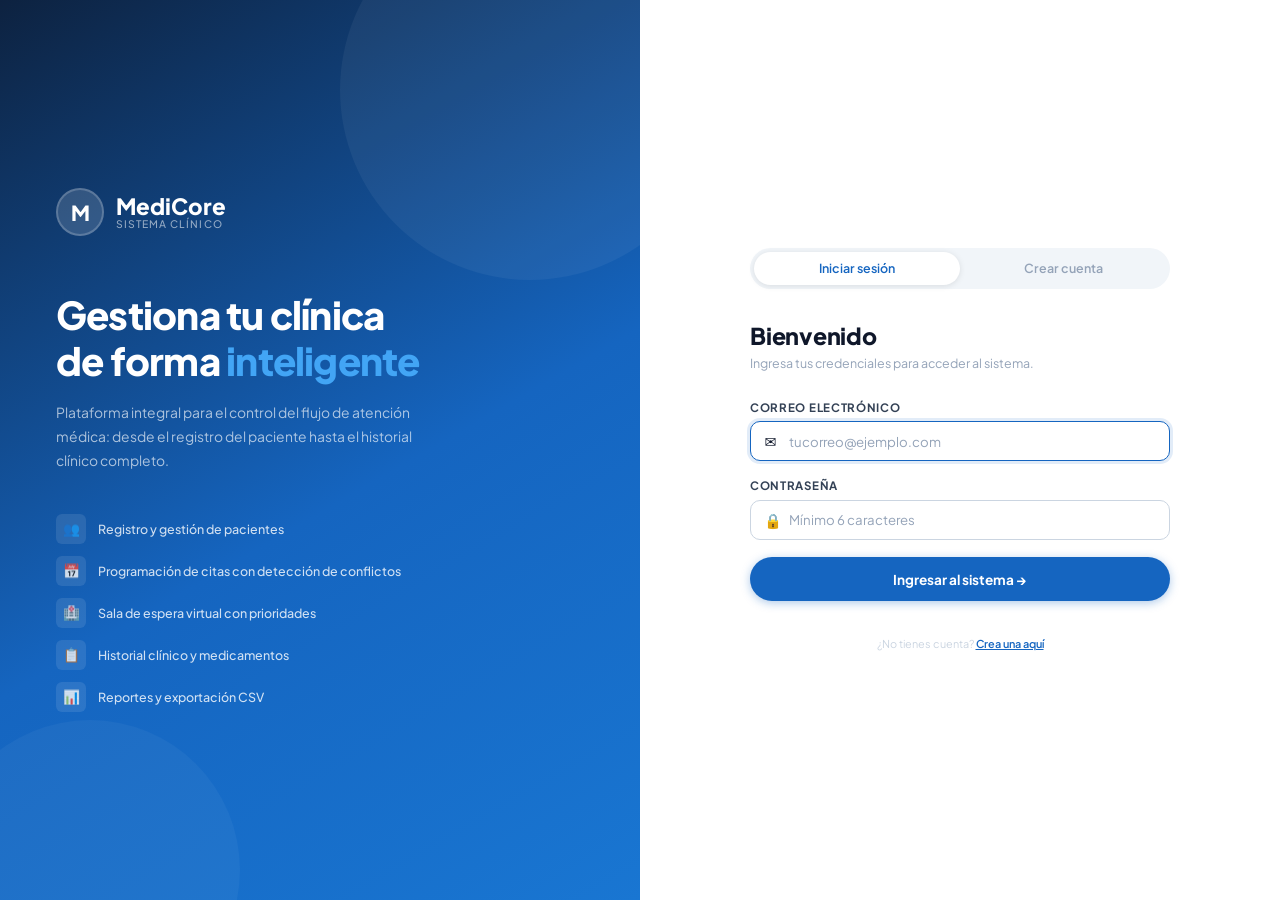
<file: index.html>
<!DOCTYPE html>
<html lang="es">
<head>
  <meta charset="UTF-8"/>
  <meta name="viewport" content="width=device-width, initial-scale=1.0"/>
  <title>MediCore — Inicio</title>
  <link rel="stylesheet" href="shared.css"/>
  <style>
    /* ── HOME-SPECIFIC ── */
    body { background: var(--gray-50); }

    /* Hero Section */
    .home-hero {
      background: linear-gradient(135deg, var(--navy) 0%, #1565C0 60%, #1976D2 100%);
      padding: 3.5rem 2rem 3rem;
      position: relative; overflow: hidden;
    }
    .home-hero-inner {
      max-width: 1280px; margin: 0 auto;
      display: flex; align-items: center; gap: 3rem; flex-wrap: wrap;
    }
    .home-hero::before {
      content:''; position:absolute; top:-80px; right:-80px;
      width:400px; height:400px; border-radius:50%;
      background: rgba(255,255,255,0.04);
    }
    .home-hero::after {
      content:''; position:absolute; bottom:-100px; right:200px;
      width:300px; height:300px; border-radius:50%;
      background: rgba(255,255,255,0.03);
    }
    .hero-content { flex:1; min-width:280px; position:relative;z-index:1; }
    .hero-eyebrow {
      display:inline-flex; align-items:center; gap:0.5rem;
      background:rgba(255,255,255,0.1); border:1px solid rgba(255,255,255,0.15);
      border-radius:var(--radius-full); padding:0.35rem 0.85rem;
      font-size:0.68rem; font-weight:600; color:var(--blue-light);
      letter-spacing:0.1em; text-transform:uppercase; margin-bottom:1.2rem;
    }
    .hero-dot { width:6px;height:6px;border-radius:50%;background:var(--green);animation:pulse-dot 2s ease infinite; }
    .hero-title {
      font-size: clamp(2rem, 4vw, 3.2rem);
      font-weight: 800; color: white; line-height: 1.15;
      margin-bottom: 0.85rem; letter-spacing: -0.02em;
    }
    .hero-title span { color: var(--blue-light); }
    .hero-subtitle { font-size:0.92rem; color:rgba(255,255,255,0.65); margin-bottom:2rem; line-height:1.7; max-width:440px; }
    .hero-actions { display:flex; gap:0.75rem; flex-wrap:wrap; }
    .hero-stats {
      flex-shrink:0; display:flex; flex-direction:column; gap:0.75rem;
      position:relative;z-index:1;
    }
    .hero-stat-card {
      background:rgba(255,255,255,0.1); border:1px solid rgba(255,255,255,0.15);
      border-radius:var(--radius-lg); padding:1rem 1.5rem;
      backdrop-filter:blur(10px); min-width:190px;
    }
    .hs-val { font-size:2rem; font-weight:800; color:white; line-height:1; }
    .hs-label { font-size:0.68rem; color:rgba(255,255,255,0.6); font-weight:500; text-transform:uppercase; letter-spacing:.05em; margin-top:.25rem; }

    /* Quick actions */
    .quick-section {
      max-width:1280px; margin: 0 auto;
      padding: 2.5rem 2rem 0;
    }
    .quick-label { font-size:0.7rem; font-weight:700; color:var(--gray-400); text-transform:uppercase; letter-spacing:.1em; margin-bottom:1rem; }
    .quick-grid { display:grid; grid-template-columns:repeat(auto-fill, minmax(170px,1fr)); gap:0.85rem; }
    .quick-card {
      background:white; border:1.5px solid var(--gray-200); border-radius:var(--radius-lg);
      padding:1.25rem; cursor:pointer; text-decoration:none;
      transition:all var(--tr); display:flex; flex-direction:column; align-items:flex-start; gap:0.75rem;
      box-shadow:var(--shadow-sm);
    }
    .quick-card:hover { border-color:var(--blue); box-shadow:0 4px 20px rgba(21,101,192,.12); transform:translateY(-2px); }
    .qc-icon {
      width:42px;height:42px; border-radius:var(--radius); display:flex;align-items:center;justify-content:center;
      font-size:1.3rem; background:var(--blue-pale);
    }
    .qc-text { font-size:0.82rem; font-weight:600; color:var(--gray-900); line-height:1.3; }
    .qc-sub  { font-size:0.65rem; color:var(--gray-400); }

    /* Modules section */
    .modules-section {
      max-width:1280px; margin:0 auto; padding:2.5rem 2rem 3rem;
    }
    .section-header {
      display:flex;align-items:flex-end;justify-content:space-between;
      gap:1rem;flex-wrap:wrap; margin-bottom:1.5rem;
    }
    .section-title { font-size:1.5rem;font-weight:800;color:var(--gray-900); }

    .modules-grid { display:grid; grid-template-columns:repeat(auto-fill,minmax(340px,1fr)); gap:1.25rem; }

    .module-card {
      background:white; border:1.5px solid var(--gray-200); border-radius:var(--radius-xl);
      padding:1.75rem; display:flex;flex-direction:column;gap:1.2rem;
      box-shadow:var(--shadow-sm); transition:all var(--tr); cursor:default;
      position:relative; overflow:hidden;
    }
    .module-card::before {
      content:''; position:absolute; top:0;left:0; right:0; height:3px;
      background:linear-gradient(90deg, var(--blue), var(--blue-light));
      transform:scaleX(0); transform-origin:left; transition:transform .35s ease;
    }
    .module-card:hover { border-color:var(--blue-pale2); box-shadow:var(--shadow); transform:translateY(-3px); }
    .module-card:hover::before { transform:scaleX(1); }

    .mc-header { display:flex;align-items:flex-start;justify-content:space-between;gap:0.5rem; }
    .mc-num {
      font-size:0.62rem;font-weight:700;letter-spacing:.15em;text-transform:uppercase;
      color:white; background:var(--blue); padding:.2rem .6rem; border-radius:var(--radius-full);
    }
    .mc-icon {
      width:48px;height:48px;border-radius:var(--radius-lg);display:flex;align-items:center;justify-content:center;
      font-size:1.5rem; background:var(--blue-pale); flex-shrink:0;
    }
    .mc-title { font-size:1.15rem;font-weight:700;color:var(--gray-900); }
    .mc-desc { font-size:0.8rem;color:var(--gray-500);line-height:1.7; flex:1; }

    .mc-tags { display:flex;flex-wrap:wrap;gap:.4rem; }
    .mc-tag {
      font-size:0.65rem;font-weight:600;color:var(--blue);
      background:var(--blue-pale);border-radius:var(--radius-full);padding:.18rem .6rem;
    }
    .mc-footer { display:flex;align-items:center;justify-content:space-between;gap:.5rem;padding-top:.75rem;border-top:1px solid var(--gray-100); }
    .mc-status { font-size:0.65rem;color:var(--gray-400);display:flex;align-items:center;gap:.35rem; }
    .mc-status-dot { width:6px;height:6px;border-radius:50%;background:var(--green); }

    /* ── Especialidades ── */
    .especialidades-section {
      max-width: 1280px; margin: 0 auto; padding: 0 2rem 3rem;
    }
    .esp-header {
      display: flex; align-items: flex-end; justify-content: space-between;
      gap: 1rem; flex-wrap: wrap; margin-bottom: 1.75rem;
    }
    .esp-grid {
      display: grid;
      grid-template-columns: repeat(4, 1fr);
      gap: 1.25rem;
    }
    .esp-card {
      background: white;
      border: 1.5px solid var(--gray-200);
      border-radius: var(--radius-xl);
      overflow: hidden;
      box-shadow: var(--shadow-sm);
      transition: all var(--tr);
      display: flex; flex-direction: column;
    }
    .esp-card:hover {
      box-shadow: var(--shadow);
      transform: translateY(-4px);
      border-color: var(--blue-pale2);
    }
    .esp-img-wrap {
      position: relative; overflow: hidden;
      height: 160px; flex-shrink: 0;
    }
    .esp-img {
      width: 100%; height: 100%;
      object-fit: cover;
      transition: transform 0.45s ease;
      display: block;
    }
    .esp-card:hover .esp-img { transform: scale(1.06); }
    .esp-img-overlay {
      position: absolute; inset: 0;
      background: linear-gradient(to bottom, transparent 50%, rgba(13,34,64,0.3) 100%);
    }
    .esp-body {
      padding: 1rem 1.1rem 1.25rem;
      display: flex; flex-direction: column; gap: .4rem; flex: 1;
    }
    .esp-icon {
      font-size: 1.4rem; line-height: 1;
    }
    .esp-title {
      font-size: .95rem; font-weight: 700;
      color: var(--gray-900); line-height: 1.2;
    }
    .esp-desc {
      font-size: .74rem; color: var(--gray-500);
      line-height: 1.65; flex: 1;
    }
    @media(max-width: 1100px){
      .esp-grid { grid-template-columns: repeat(3, 1fr); }
    }
    @media(max-width: 768px){
      .especialidades-section { padding: 0 1rem 2.5rem; }
      .esp-grid { grid-template-columns: repeat(2, 1fr); gap: .85rem; }
      .esp-img-wrap { height: 130px; }
    }
    @media(max-width: 480px){
      .esp-grid { grid-template-columns: 1fr; }
    }

    /* Banner */
    .banner-section { max-width:1280px;margin:0 auto;padding:0 2rem 3rem; }
    .banner {
      background:linear-gradient(135deg,#E3F2FD 0%,#BBDEFB 100%);
      border:1.5px solid var(--blue-pale2); border-radius:var(--radius-xl);
      padding:2rem 2.5rem; display:flex;align-items:center;justify-content:space-between;gap:2rem;flex-wrap:wrap;
    }
    .banner-left h3 { font-size:1.25rem;font-weight:800;color:var(--navy);margin-bottom:.4rem; }
    .banner-left p  { font-size:.82rem;color:var(--blue);max-width:420px; }
    .banner-img { font-size:3.5rem; opacity:.7; }
  </style>
</head>
<body>

<!-- HEADER -->
<header class="app-header">
  <div class="app-header-inner">
    <a href="index.html" class="logo-link">
      <div class="logo-mark">M</div>
      <div class="logo-text-wrap">
        <span class="logo-name">MediCore</span>
        <span class="logo-sub">Sistema Clínico</span>
      </div>
    </a>
    <nav class="app-nav">
      <a href="index.html"       class="nav-item active"><span class="nav-num">00</span><span class="nav-label">Inicio</span></a>
      <a href="pacientes.html"   class="nav-item"><span class="nav-num">01</span><span class="nav-label">Pacientes</span></a>
      <a href="citas.html"       class="nav-item"><span class="nav-num">02</span><span class="nav-label">Citas</span></a>
      <a href="sala-espera.html" class="nav-item"><span class="nav-num">03</span><span class="nav-label">Sala de Espera</span></a>
      <a href="historial.html"   class="nav-item"><span class="nav-num">04</span><span class="nav-label">Historial</span></a>
      <a href="reportes.html"    class="nav-item"><span class="nav-num">05</span><span class="nav-label">Reportes</span></a>
    </nav>
    <div class="nav-right">
      <span class="nav-clock" id="nav-clock">00:00:00</span>
      <div class="nav-status"><div class="status-dot"></div>Sistema activo</div>
    </div>
  </div>
</header>

<!-- HERO -->
<section class="home-hero">
  <div class="home-hero-inner">
    <div class="hero-content">
      <div class="hero-eyebrow"><span class="hero-dot"></span>Sistema de Gestión Clínica</div>
      <h1 class="hero-title">Te cuidamos,<br><span>te curamos.</span></h1>
      <p class="hero-subtitle">Plataforma integral para la gestión de pacientes, citas médicas y atención clínica. Hola, ¿qué necesitas hacer hoy?</p>
      <div class="hero-actions">
        <a href="pacientes.html" class="btn btn-white btn-lg">➕ Nuevo Paciente</a>
        <a href="citas.html" class="btn btn-lg" style="background:rgba(255,255,255,.15);color:white;border-color:rgba(255,255,255,.3);">📅 Agendar Cita</a>
      </div>
    </div>
    <div class="hero-stats">
      <div class="hero-stat-card">
        <div class="hs-val" id="hs-pac">0</div>
        <div class="hs-label">Pacientes Registrados</div>
      </div>
      <div class="hero-stat-card">
        <div class="hs-val" id="hs-citas">0</div>
        <div class="hs-label">Citas Programadas Hoy</div>
      </div>
      <div class="hero-stat-card">
        <div class="hs-val" id="hs-espera">0</div>
        <div class="hs-label">Pacientes en Espera</div>
      </div>
    </div>
  </div>
</section>

<!-- QUICK ACTIONS -->
<div class="quick-section">
  <div class="quick-label">Acceso Rápido</div>
  <div class="quick-grid">
    <a href="pacientes.html" class="quick-card">
      <div class="qc-icon">👤</div>
      <div><div class="qc-text">Registrar paciente</div><div class="qc-sub">Alta nuevo paciente</div></div>
    </a>
    <a href="citas.html" class="quick-card">
      <div class="qc-icon">📅</div>
      <div><div class="qc-text">Agendar una cita</div><div class="qc-sub">Nueva cita médica</div></div>
    </a>
    <a href="sala-espera.html" class="quick-card">
      <div class="qc-icon">🏥</div>
      <div><div class="qc-text">Sala de espera</div><div class="qc-sub">Ver pacientes en turno</div></div>
    </a>
    <a href="historial.html" class="quick-card">
      <div class="qc-icon">📋</div>
      <div><div class="qc-text">Ver historial</div><div class="qc-sub">Expediente clínico</div></div>
    </a>
    <a href="reportes.html" class="quick-card">
      <div class="qc-icon">📊</div>
      <div><div class="qc-text">Reportes</div><div class="qc-sub">Estadísticas y datos</div></div>
    </a>
  </div>
</div>

<!-- MODULES -->
<div class="modules-section">
  <div class="section-header">
    <div>
      <div class="section-label">Sistema Modular</div>
      <div class="section-title">Módulos del Sistema</div>
    </div>
  </div>
  <div class="modules-grid">

    <div class="module-card">
      <div class="mc-header">
        <span class="mc-num">Módulo 01</span>
        <div class="mc-icon">👥</div>
      </div>
      <div class="mc-title">Registro de Pacientes</div>
      <div class="mc-desc">Alta y gestión completa del perfil de cada paciente. Datos personales, documento de identidad, alergias y contacto de emergencia.</div>
      <div class="mc-tags">
        <span class="mc-tag">Nuevo paciente</span>
        <span class="mc-tag">Buscar</span>
        <span class="mc-tag">Editar</span>
        <span class="mc-tag">Alergias</span>
      </div>
      <div class="mc-footer">
        <div class="mc-status"><div class="mc-status-dot"></div>Activo</div>
        <a href="pacientes.html" class="btn btn-primary btn-sm">Ir al módulo →</a>
      </div>
    </div>

    <div class="module-card">
      <div class="mc-header">
        <span class="mc-num">Módulo 02</span>
        <div class="mc-icon">📅</div>
      </div>
      <div class="mc-title">Programación de Citas</div>
      <div class="mc-desc">Calendario de citas médicas por especialidad y médico. Control de horarios, prioridades de atención y detección de conflictos.</div>
      <div class="mc-tags">
        <span class="mc-tag">Nueva cita</span>
        <span class="mc-tag">Especialidades</span>
        <span class="mc-tag">Prioridad</span>
        <span class="mc-tag">Estados</span>
      </div>
      <div class="mc-footer">
        <div class="mc-status"><div class="mc-status-dot"></div>Activo</div>
        <a href="citas.html" class="btn btn-primary btn-sm">Ir al módulo →</a>
      </div>
    </div>

    <div class="module-card">
      <div class="mc-header">
        <span class="mc-num">Módulo 03</span>
        <div class="mc-icon">🏥</div>
      </div>
      <div class="mc-title">Sala de Espera Virtual</div>
      <div class="mc-desc">Monitoreo en tiempo real del flujo de pacientes. Orden por prioridad, hora de llegada y gestión de estados de atención.</div>
      <div class="mc-tags">
        <span class="mc-tag">En espera</span>
        <span class="mc-tag">En atención</span>
        <span class="mc-tag">Turnos</span>
        <span class="mc-tag">Prioridad</span>
      </div>
      <div class="mc-footer">
        <div class="mc-status"><div class="mc-status-dot"></div>Activo</div>
        <a href="sala-espera.html" class="btn btn-primary btn-sm">Ir al módulo →</a>
      </div>
    </div>

    <div class="module-card">
      <div class="mc-header">
        <span class="mc-num">Módulo 04</span>
        <div class="mc-icon">📋</div>
      </div>
      <div class="mc-title">Historial de Consultas</div>
      <div class="mc-desc">Expediente clínico completo: síntomas, diagnósticos, tratamientos y medicamentos recetados por cada consulta atendida.</div>
      <div class="mc-tags">
        <span class="mc-tag">Diagnóstico</span>
        <span class="mc-tag">Tratamiento</span>
        <span class="mc-tag">Recetas</span>
        <span class="mc-tag">Seguimiento</span>
      </div>
      <div class="mc-footer">
        <div class="mc-status"><div class="mc-status-dot"></div>Activo</div>
        <a href="historial.html" class="btn btn-primary btn-sm">Ir al módulo →</a>
      </div>
    </div>

    <div class="module-card">
      <div class="mc-header">
        <span class="mc-num">Módulo 05</span>
        <div class="mc-icon">📊</div>
      </div>
      <div class="mc-title">Reportes</div>
      <div class="mc-desc">Estadísticas de atención, productividad médica y tendencias clínicas. Visualización de datos por período, especialidad y estado.</div>
      <div class="mc-tags">
        <span class="mc-tag">Estadísticas</span>
        <span class="mc-tag">Gráficos</span>
        <span class="mc-tag">Exportar</span>
        <span class="mc-tag">Tendencias</span>
      </div>
      <div class="mc-footer">
        <div class="mc-status"><div class="mc-status-dot"></div>Activo</div>
        <a href="reportes.html" class="btn btn-primary btn-sm">Ir al módulo →</a>
      </div>
    </div>

  </div>
</div>

<!-- ESPECIALIDADES -->
<div class="especialidades-section">
  <div class="esp-header">
    <div>
      <div class="section-label">Lo que ofrecemos</div>
      <div class="section-title">Nuestras Especialidades</div>
    </div>
  </div>

  <div class="esp-grid">

    <div class="esp-card">
      <div class="esp-img-wrap">
        <img src="img/medicina-general.jpeg" alt="Medicina General" class="esp-img"/>
        <div class="esp-img-overlay"></div>
      </div>
      <div class="esp-body">
        <div class="esp-icon">🩺</div>
        <h3 class="esp-title">Medicina General</h3>
        <p class="esp-desc">Atención primaria integral para adultos y niños. Diagnóstico, tratamiento y seguimiento de enfermedades comunes y crónicas.</p>
      </div>
    </div>

    <div class="esp-card">
      <div class="esp-img-wrap">
        <img src="img/pediatria.jpeg" alt="Pediatría" class="esp-img"/>
        <div class="esp-img-overlay"></div>
      </div>
      <div class="esp-body">
        <div class="esp-icon">👶</div>
        <h3 class="esp-title">Pediatría</h3>
        <p class="esp-desc">Cuidado especializado de la salud infantil desde el nacimiento hasta la adolescencia. Control de crecimiento y desarrollo.</p>
      </div>
    </div>

    <div class="esp-card">
      <div class="esp-img-wrap">
        <img src="img/cardiologia.jpeg" alt="Cardiología" class="esp-img"/>
        <div class="esp-img-overlay"></div>
      </div>
      <div class="esp-body">
        <div class="esp-icon">❤️</div>
        <h3 class="esp-title">Cardiología</h3>
        <p class="esp-desc">Prevención, diagnóstico y tratamiento de enfermedades del corazón y del sistema cardiovascular con tecnología avanzada.</p>
      </div>
    </div>

    <div class="esp-card">
      <div class="esp-img-wrap">
        <img src="img/dermatologia.jpeg" alt="Dermatología" class="esp-img"/>
        <div class="esp-img-overlay"></div>
      </div>
      <div class="esp-body">
        <div class="esp-icon">🔬</div>
        <h3 class="esp-title">Dermatología</h3>
        <p class="esp-desc">Diagnóstico y tratamiento de enfermedades de la piel, cabello y uñas. Dermatología clínica y estética.</p>
      </div>
    </div>

    <div class="esp-card">
      <div class="esp-img-wrap">
        <img src="img/traumatologia.jpeg" alt="Traumatología" class="esp-img"/>
        <div class="esp-img-overlay"></div>
      </div>
      <div class="esp-body">
        <div class="esp-icon">🦴</div>
        <h3 class="esp-title">Traumatología</h3>
        <p class="esp-desc">Prevención y tratamiento de lesiones óseas, articulares y trastornos del sistema musculoesquelético.</p>
      </div>
    </div>

    <div class="esp-card">
      <div class="esp-img-wrap">
        <img src="img/ginecologia.jpeg" alt="Ginecología" class="esp-img"/>
        <div class="esp-img-overlay"></div>
      </div>
      <div class="esp-body">
        <div class="esp-icon">🌸</div>
        <h3 class="esp-title">Ginecología</h3>
        <p class="esp-desc">Atención integral de la salud femenina. Control prenatal, ginecología clínica y seguimiento reproductivo.</p>
      </div>
    </div>

    <div class="esp-card">
      <div class="esp-img-wrap">
        <img src="img/odontologia.jpeg" alt="Odontología" class="esp-img"/>
        <div class="esp-img-overlay"></div>
      </div>
      <div class="esp-body">
        <div class="esp-icon">🦷</div>
        <h3 class="esp-title">Odontología</h3>
        <p class="esp-desc">Salud bucal completa: limpieza, ortodoncia, restauraciones y tratamientos estéticos dentales para toda la familia.</p>
      </div>
    </div>

  </div>
</div>

<!-- BANNER -->
<div class="banner-section">
  <div class="banner">
    <div class="banner-left">
      <h3>🏥 Atención organizada, pacientes satisfechos</h3>
      <p>Gestiona el flujo completo de tu clínica: desde el registro del paciente hasta el historial de consultas, todo integrado en un solo sistema.</p>
    </div>
    <div style="display:flex;gap:.65rem;flex-wrap:wrap;align-items:center;">
      <a href="pacientes.html" class="btn btn-primary">Registrar Paciente</a>
      <a href="citas.html"     class="btn btn-outline">Ver Citas</a>
    </div>
  </div>
</div>

<div id="toast-container"></div>
<script src="shared.js"></script>
<script src="auth.js"></script>
<script>
document.addEventListener('DOMContentLoaded', async () => {
  // ── Auth guard y control de roles ──────────────────────
  const perfil = await requireAuth();
  if (!perfil) return;
  applyRoleAccess(perfil.rol);
  renderUserHeader(perfil);
  // ── Cargar datos desde Supabase ─────────────────────────
  try {
    const [pacs, citas] = await Promise.all([getPacientesCache(), getCitasCache()]);
    const today    = new Date().toISOString().split('T')[0];
    const citasHoy = citas.filter(c => c.fecha === today && !['Cancelada','No asistió'].includes(c.estado));
    const espera   = citas.filter(c => c.estado === 'En espera');
    animateCount(document.getElementById('hs-pac'),    pacs.length);
    animateCount(document.getElementById('hs-citas'),  citasHoy.length);
    animateCount(document.getElementById('hs-espera'), espera.length);
  } catch(e) {
    console.error('Error cargando estadísticas:', e);
  }
});
</script>
</body>
</html>
</file>
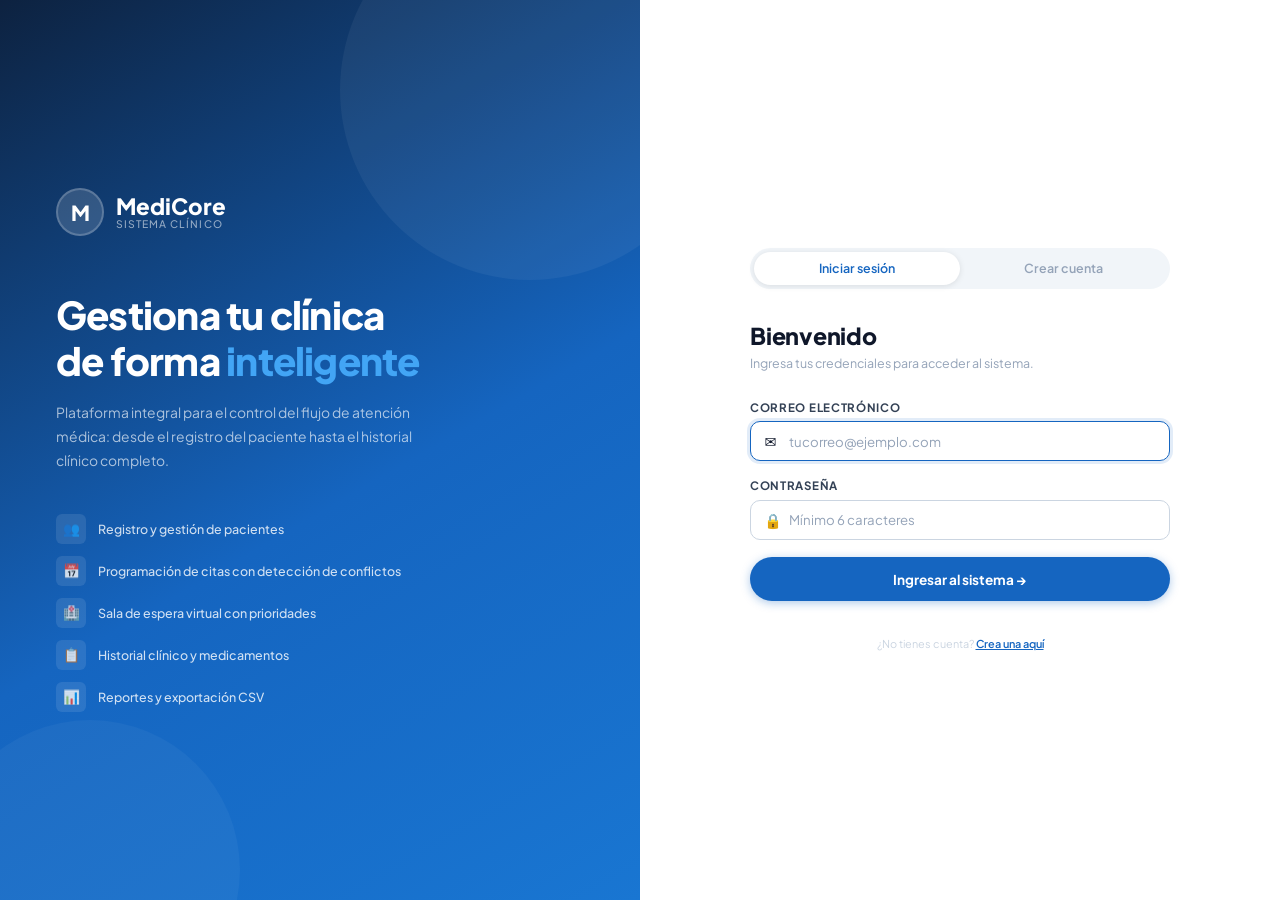
<file: login.html>
<!DOCTYPE html>
<html lang="es">
<head>
  <meta charset="UTF-8"/>
  <meta name="viewport" content="width=device-width, initial-scale=1.0"/>
  <title>MediCore — Acceso al Sistema</title>
  <link rel="stylesheet" href="shared.css"/>
  <style>
    /* ─────────────────────────────────────────
       LOGIN PAGE — estilos propios
       Depende de shared.css (variables y base)
    ───────────────────────────────────────── */
    body {
      background: var(--gray-50);
      min-height: 100vh;
      display: flex;
      flex-direction: column;
    }

    /* ── Layout dividido: izq. branding / der. form ── */
    .auth-wrapper {
      flex: 1;
      display: grid;
      grid-template-columns: 1fr 1fr;
      min-height: 100vh;
    }

    /* Panel izquierdo — branding */
    .auth-brand {
      background: linear-gradient(150deg, var(--navy) 0%, #1565C0 55%, #1976D2 100%);
      display: flex;
      flex-direction: column;
      justify-content: center;
      align-items: flex-start;
      padding: 4rem 3.5rem;
      position: relative;
      overflow: hidden;
    }
    .auth-brand::before {
      content: '';
      position: absolute; top: -100px; right: -80px;
      width: 380px; height: 380px; border-radius: 50%;
      background: rgba(255,255,255,0.05);
    }
    .auth-brand::after {
      content: '';
      position: absolute; bottom: -120px; left: -60px;
      width: 300px; height: 300px; border-radius: 50%;
      background: rgba(255,255,255,0.04);
    }
    .brand-logo {
      display: flex; align-items: center; gap: 0.75rem;
      margin-bottom: 3.5rem; position: relative; z-index: 1;
    }
    .brand-mark {
      width: 48px; height: 48px; border-radius: 50%;
      background: rgba(255,255,255,0.15); border: 2px solid rgba(255,255,255,0.2);
      display: flex; align-items: center; justify-content: center;
      color: white; font-size: 1.3rem; font-weight: 800;
    }
    .brand-name  { font-size: 1.4rem; font-weight: 800; color: white; line-height: 1; }
    .brand-sub   { font-size: 0.65rem; font-weight: 500; color: rgba(255,255,255,0.55); text-transform: uppercase; letter-spacing: .1em; }

    .brand-headline {
      font-size: clamp(1.8rem, 3vw, 2.6rem);
      font-weight: 800; color: white; line-height: 1.2;
      margin-bottom: 1rem; letter-spacing: -0.02em;
      position: relative; z-index: 1;
    }
    .brand-headline span { color: var(--blue-light); }
    .brand-body {
      font-size: 0.87rem; color: rgba(255,255,255,0.65);
      line-height: 1.75; margin-bottom: 2.5rem;
      max-width: 360px; position: relative; z-index: 1;
    }

    .brand-features {
      display: flex; flex-direction: column; gap: 0.75rem;
      position: relative; z-index: 1;
    }
    .brand-feat {
      display: flex; align-items: center; gap: 0.75rem;
      font-size: 0.78rem; color: rgba(255,255,255,0.8); font-weight: 500;
    }
    .brand-feat-icon {
      width: 30px; height: 30px; border-radius: var(--radius-sm);
      background: rgba(255,255,255,0.1); display: flex; align-items: center;
      justify-content: center; font-size: 0.85rem; flex-shrink: 0;
    }

    /* Panel derecho — formularios */
    .auth-panel {
      display: flex; flex-direction: column;
      justify-content: center; align-items: center;
      padding: 3rem 2.5rem;
      background: white; overflow-y: auto;
    }
    .auth-box { width: 100%; max-width: 420px; }

    /* Tabs login / registro */
    .auth-tabs {
      display: flex; gap: 0; margin-bottom: 2rem;
      background: var(--gray-100); border-radius: var(--radius-full);
      padding: 4px;
    }
    .auth-tab {
      flex: 1; padding: 0.55rem 1rem;
      border-radius: var(--radius-full);
      font-size: 0.78rem; font-weight: 600;
      color: var(--gray-400); cursor: pointer;
      transition: all var(--tr); text-align: center; border: none;
      background: transparent; font-family: var(--font);
    }
    .auth-tab.active {
      background: white; color: var(--blue);
      box-shadow: 0 1px 6px rgba(0,0,0,0.1);
    }

    /* Formulario base */
    .auth-form { display: flex; flex-direction: column; gap: 1.1rem; }
    .auth-form-title {
      font-size: 1.45rem; font-weight: 800; color: var(--gray-900);
      margin-bottom: 0.25rem; letter-spacing: -0.01em;
    }
    .auth-form-sub {
      font-size: 0.78rem; color: var(--gray-400);
      margin-bottom: 0.5rem; line-height: 1.6;
    }

    /* Campos */
    .input-group { display: flex; flex-direction: column; gap: 0.4rem; }
    .input-group label {
      font-size: 0.72rem; font-weight: 700; color: var(--gray-700);
      text-transform: uppercase; letter-spacing: 0.06em;
    }
    .input-wrap { position: relative; }
    .input-icon {
      position: absolute; left: 0.9rem; top: 50%;
      transform: translateY(-50%); font-size: 0.9rem; pointer-events: none;
    }
    .input-wrap .form-control { padding-left: 2.4rem; }
    .input-wrap .form-control:focus { outline: none; }

    /* Botón de envío */
    .auth-submit {
      background: var(--blue); color: white;
      border: none; border-radius: var(--radius-full);
      padding: 0.85rem; font-family: var(--font);
      font-size: 0.85rem; font-weight: 700;
      cursor: pointer; transition: all var(--tr);
      box-shadow: 0 2px 10px rgba(21,101,192,0.35);
      display: flex; align-items: center; justify-content: center; gap: 0.5rem;
    }
    .auth-submit:hover:not(:disabled) {
      background: var(--navy);
      box-shadow: 0 4px 16px rgba(21,101,192,0.45);
      transform: translateY(-1px);
    }
    .auth-submit:disabled { opacity: 0.6; cursor: not-allowed; transform: none; }

    /* Spinner dentro del botón */
    .btn-spinner {
      width: 16px; height: 16px; border-radius: 50%;
      border: 2px solid rgba(255,255,255,0.35);
      border-top-color: white;
      animation: spin 0.65s linear infinite;
      display: none;
    }
    .auth-submit.loading .btn-spinner { display: block; }
    .auth-submit.loading .btn-label   { display: none; }
    @keyframes spin { to { transform: rotate(360deg); } }

    /* Alerta de errores */
    .auth-alert {
      padding: 0.8rem 1rem; border-radius: var(--radius);
      font-size: 0.77rem; font-weight: 500; line-height: 1.55;
      display: none; align-items: flex-start; gap: 0.5rem;
    }
    .auth-alert.show { display: flex; }
    .auth-alert.error   { background: var(--red-pale);   border-left: 3px solid var(--red);   color: #991B1B; }
    .auth-alert.success { background: var(--green-pale); border-left: 3px solid var(--green); color: #065F46; }
    .auth-alert.info    { background: var(--blue-pale);  border-left: 3px solid var(--blue);  color: var(--navy); }

    /* Separador */
    .auth-divider {
      display: flex; align-items: center; gap: 0.75rem;
      font-size: 0.7rem; color: var(--gray-300); font-weight: 500;
    }
    .auth-divider::before,
    .auth-divider::after { content: ''; flex: 1; height: 1px; background: var(--gray-200); }

    /* Chips de roles */
    .role-grid {
      display: grid; grid-template-columns: 1fr 1fr; gap: 0.5rem;
    }
    .role-chip {
      display: flex; flex-direction: column; align-items: center;
      padding: 0.7rem 0.5rem; border-radius: var(--radius);
      border: 1.5px solid var(--gray-200); cursor: pointer;
      transition: all var(--tr); gap: 0.25rem;
      font-size: 0.72rem; font-weight: 600; color: var(--gray-500);
      font-family: var(--font);
    }
    .role-chip:hover { border-color: var(--blue-pale2); background: var(--blue-pale); color: var(--blue); }
    .role-chip.selected { border-color: var(--blue); background: var(--blue-pale); color: var(--blue); }
    .role-chip-icon { font-size: 1.2rem; }
    .role-chip input { display: none; }

    /* Pie */
    .auth-footer-note {
      font-size: 0.68rem; color: var(--gray-300); text-align: center;
      margin-top: 1rem; line-height: 1.6;
    }

    /* Responsive */
    @media (max-width: 900px) {
      .auth-wrapper { grid-template-columns: 1fr; }
      .auth-brand   { display: none; }
      .auth-panel   { padding: 2rem 1.25rem; }
    }
  </style>
</head>
<body>

<div class="auth-wrapper">

  <!-- ── Panel izquierdo: branding ─────────────────────────── -->
  <div class="auth-brand">
    <div class="brand-logo">
      <div class="brand-mark">M</div>
      <div>
        <div class="brand-name">MediCore</div>
        <div class="brand-sub">Sistema Clínico</div>
      </div>
    </div>

    <h1 class="brand-headline">Gestiona tu clínica<br>de forma <span>inteligente</span></h1>
    <p class="brand-body">
      Plataforma integral para el control del flujo de atención médica:
      desde el registro del paciente hasta el historial clínico completo.
    </p>

    <div class="brand-features">
      <div class="brand-feat"><div class="brand-feat-icon">👥</div>Registro y gestión de pacientes</div>
      <div class="brand-feat"><div class="brand-feat-icon">📅</div>Programación de citas con detección de conflictos</div>
      <div class="brand-feat"><div class="brand-feat-icon">🏥</div>Sala de espera virtual con prioridades</div>
      <div class="brand-feat"><div class="brand-feat-icon">📋</div>Historial clínico y medicamentos</div>
      <div class="brand-feat"><div class="brand-feat-icon">📊</div>Reportes y exportación CSV</div>
    </div>
  </div>

  <!-- ── Panel derecho: formularios ────────────────────────── -->
  <div class="auth-panel">
    <div class="auth-box">

      <!-- Tabs -->
      <div class="auth-tabs" role="tablist">
        <button class="auth-tab active" id="tab-login"    onclick="switchTab('login')"   role="tab" aria-selected="true">Iniciar sesión</button>
        <button class="auth-tab"        id="tab-registro" onclick="switchTab('registro')" role="tab" aria-selected="false">Crear cuenta</button>
      </div>

      <!-- ════════ FORMULARIO LOGIN ════════ -->
      <div id="panel-login">
        <div class="auth-form">
          <div>
            <div class="auth-form-title">Bienvenido</div>
            <div class="auth-form-sub">Ingresa tus credenciales para acceder al sistema.</div>
          </div>

          <div id="alert-login" class="auth-alert"></div>

          <div class="input-group">
            <label for="login-email">Correo electrónico</label>
            <div class="input-wrap">
              <span class="input-icon">✉️</span>
              <input type="email" id="login-email" class="form-control"
                     placeholder="tucorreo@ejemplo.com" autocomplete="email"/>
            </div>
            <div class="form-error" id="login-email-err"></div>
          </div>

          <div class="input-group">
            <label for="login-password">Contraseña</label>
            <div class="input-wrap">
              <span class="input-icon">🔒</span>
              <input type="password" id="login-password" class="form-control"
                     placeholder="Mínimo 6 caracteres" autocomplete="current-password"/>
            </div>
            <div class="form-error" id="login-password-err"></div>
          </div>

          <button class="auth-submit" id="btn-login" onclick="handleLogin()">
            <div class="btn-spinner"></div>
            <span class="btn-label">Ingresar al sistema →</span>
          </button>

          <div class="auth-footer-note">
            ¿No tienes cuenta?
            <a href="#" onclick="switchTab('registro')" style="color:var(--blue);font-weight:600;">Crea una aquí</a>
          </div>
        </div>
      </div>

      <!-- ════════ FORMULARIO REGISTRO ════════ -->
      <div id="panel-registro" style="display:none">
        <div class="auth-form">
          <div>
            <div class="auth-form-title">Crear cuenta</div>
            <div class="auth-form-sub">Completa todos los campos. El administrador asignará el rol definitivo si es necesario.</div>
          </div>

          <div id="alert-registro" class="auth-alert"></div>

          <div class="input-group">
            <label for="reg-nombre">Nombre completo <span style="color:var(--red)">*</span></label>
            <div class="input-wrap">
              <span class="input-icon">👤</span>
              <input type="text" id="reg-nombre" class="form-control"
                     placeholder="Nombres y apellidos"/>
            </div>
            <div class="form-error" id="reg-nombre-err"></div>
          </div>

          <div class="input-group">
            <label for="reg-email">Correo electrónico <span style="color:var(--red)">*</span></label>
            <div class="input-wrap">
              <span class="input-icon">✉️</span>
              <input type="email" id="reg-email" class="form-control"
                     placeholder="tucorreo@ejemplo.com" autocomplete="email"/>
            </div>
            <div class="form-error" id="reg-email-err"></div>
          </div>

          <div class="input-group">
            <label for="reg-password">Contraseña <span style="color:var(--red)">*</span></label>
            <div class="input-wrap">
              <span class="input-icon">🔒</span>
              <input type="password" id="reg-password" class="form-control"
                     placeholder="Mínimo 6 caracteres" autocomplete="new-password"/>
            </div>
            <div class="form-error" id="reg-password-err"></div>
          </div>

          <div class="input-group">
            <label for="reg-confirm">Confirmar contraseña <span style="color:var(--red)">*</span></label>
            <div class="input-wrap">
              <span class="input-icon">🔑</span>
              <input type="password" id="reg-confirm" class="form-control"
                     placeholder="Repite la contraseña" autocomplete="new-password"/>
            </div>
            <div class="form-error" id="reg-confirm-err"></div>
          </div>

          <div class="input-group">
            <label>Rol en la clínica <span style="color:var(--red)">*</span></label>
            <div class="role-grid" id="role-grid">
              <label class="role-chip" data-rol="Administrador">
                <input type="radio" name="rol" value="Administrador"/>
                <span class="role-chip-icon">🛡️</span>
                Administrador
              </label>
              <label class="role-chip" data-rol="Recepción">
                <input type="radio" name="rol" value="Recepción"/>
                <span class="role-chip-icon">🖥️</span>
                Recepción
              </label>
              <label class="role-chip" data-rol="Médico">
                <input type="radio" name="rol" value="Médico"/>
                <span class="role-chip-icon">👨‍⚕️</span>
                Médico
              </label>
              <label class="role-chip" data-rol="Enfermería">
                <input type="radio" name="rol" value="Enfermería"/>
                <span class="role-chip-icon">💊</span>
                Enfermería
              </label>
            </div>
            <div class="form-error" id="reg-rol-err"></div>
          </div>

          <button class="auth-submit" id="btn-registro" onclick="handleRegistro()">
            <div class="btn-spinner"></div>
            <span class="btn-label">Crear cuenta →</span>
          </button>

          <div class="auth-footer-note">
            ¿Ya tienes cuenta?
            <a href="#" onclick="switchTab('login')" style="color:var(--blue);font-weight:600;">Inicia sesión</a>
          </div>
        </div>
      </div>

    </div>
  </div>
</div>

<div id="toast-container"></div>
<script src="shared.js"></script>
<script src="auth.js"></script>
<script src="login.js"></script>
<script>
  /* Chips de rol — interacción visual */
  document.querySelectorAll('.role-chip').forEach(chip => {
    chip.addEventListener('click', () => {
      document.querySelectorAll('.role-chip').forEach(c => c.classList.remove('selected'));
      chip.classList.add('selected');
    });
  });

  /* Enviar con Enter */
  document.getElementById('login-password').addEventListener('keydown', e => {
    if (e.key === 'Enter') handleLogin();
  });
  document.getElementById('reg-confirm').addEventListener('keydown', e => {
    if (e.key === 'Enter') handleRegistro();
  });
</script>
</body>
</html>
</file>
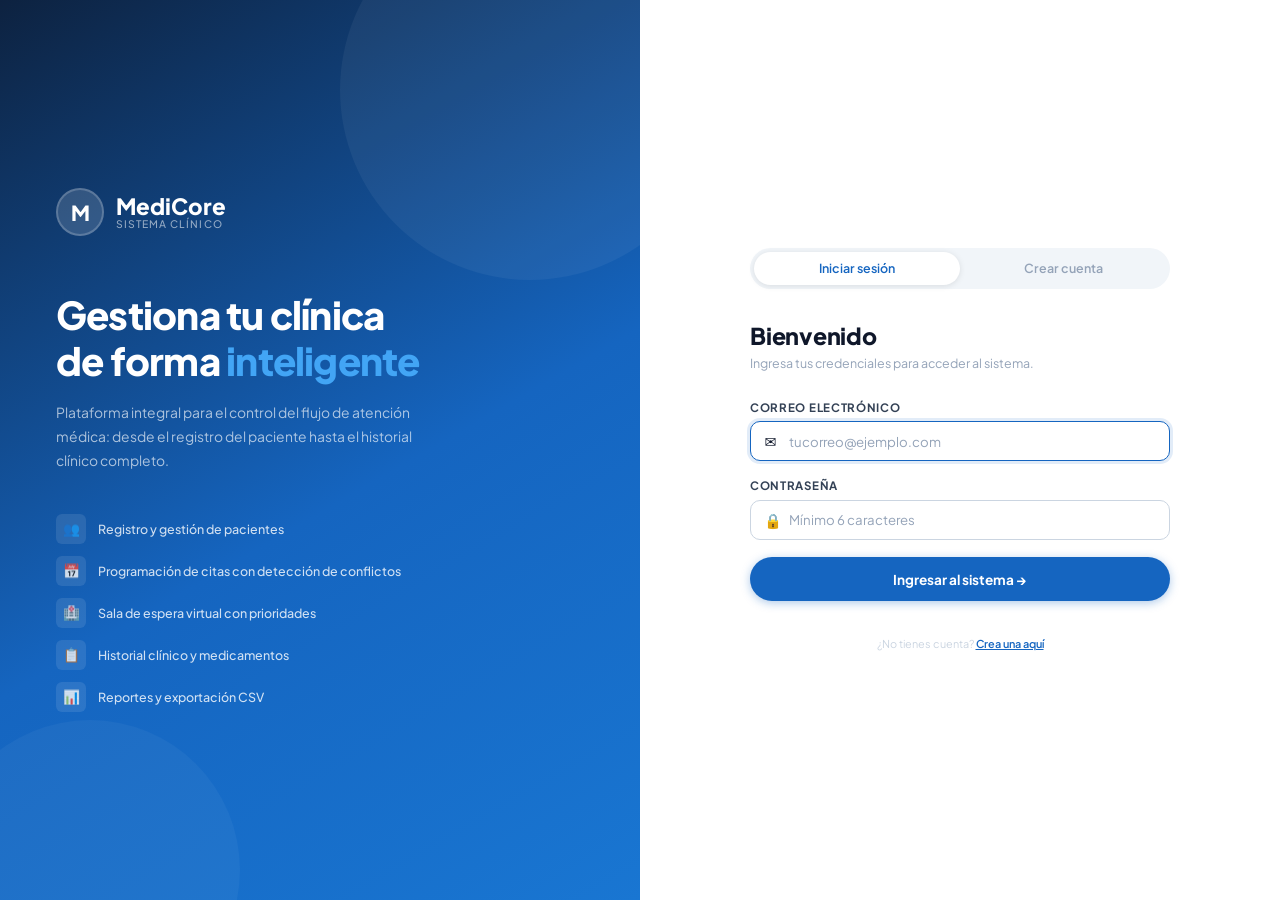
<file: pacientes.html>
<!DOCTYPE html>
<html lang="es">
<head>
  <meta charset="UTF-8"/>
  <meta name="viewport" content="width=device-width, initial-scale=1.0"/>
  <title>MediCore — Registro de Pacientes</title>
  <link rel="stylesheet" href="shared.css"/>
  <link rel="stylesheet" href="pacientes.css"/>
</head>
<body>

<header class="app-header">
  <div class="app-header-inner">
    <a href="index.html" class="logo-link">
      <div class="logo-mark">M</div>
      <div class="logo-text-wrap">
        <span class="logo-name">MediCore</span>
        <span class="logo-sub">Sistema Clínico</span>
      </div>
    </a>
    <nav class="app-nav">
      <a href="index.html"       class="nav-item"><span class="nav-num">00</span><span class="nav-label">Inicio</span></a>
      <a href="pacientes.html"   class="nav-item active"><span class="nav-num">01</span><span class="nav-label">Pacientes</span></a>
      <a href="citas.html"       class="nav-item"><span class="nav-num">02</span><span class="nav-label">Citas</span></a>
      <a href="sala-espera.html" class="nav-item"><span class="nav-num">03</span><span class="nav-label">Sala de Espera</span></a>
      <a href="historial.html"   class="nav-item"><span class="nav-num">04</span><span class="nav-label">Historial</span></a>
      <a href="reportes.html"    class="nav-item"><span class="nav-num">05</span><span class="nav-label">Reportes</span></a>
    </nav>
    <div class="nav-right">
      <span class="nav-clock" id="nav-clock">00:00:00</span>
      <div class="nav-status"><div class="status-dot"></div>Sistema activo</div>
    </div>
  </div>
</header>

<main class="page-wrap">

  <!-- Hero -->
  <div class="page-hero">
    <div class="page-hero-text">
      <div class="page-hero-label">Módulo 01</div>
      <div class="page-hero-title">Registro de Pacientes</div>
      <div class="page-hero-sub">Gestiona el alta, edición y búsqueda de pacientes registrados en el sistema.</div>
    </div>
    <div class="page-hero-actions">
      <button type="button" class="btn btn-white" data-paciente-nuevo>➕ Nuevo Paciente</button>
    </div>
  </div>

  <!-- Stats -->
  <div class="stats-row">
    <div class="stat-card">
      <div class="stat-icon blue">👥</div>
      <div><div class="stat-val" id="st-total">0</div><div class="stat-label">Total Pacientes</div></div>
    </div>
    <div class="stat-card">
      <div class="stat-icon green">🟢</div>
      <div><div class="stat-val" id="st-adultos">0</div><div class="stat-label">Adultos</div></div>
    </div>
    <div class="stat-card">
      <div class="stat-icon orange">⚠️</div>
      <div><div class="stat-val" id="st-menores">0</div><div class="stat-label">Menores de edad</div></div>
    </div>
    <div class="stat-card">
      <div class="stat-icon red">🚨</div>
      <div><div class="stat-val" id="st-alergias">0</div><div class="stat-label">Con Alergias</div></div>
    </div>
  </div>

  <div class="layout">
    <!-- Main table -->
    <div class="card">
      <div style="display:flex;align-items:center;justify-content:space-between;gap:1rem;margin-bottom:1.25rem;flex-wrap:wrap;">
        <div class="card-title-lg" style="margin:0">Lista de Pacientes</div>
        <div class="search-bar">
          <div class="search-input-wrap">
            <span class="search-icon">🔍</span>
            <input type="text" class="form-control" id="search-pac" placeholder="Buscar por nombre, apellido o DNI…" oninput="renderTable()"/>
          </div>
          <select class="form-control" id="filter-alergia" onchange="renderTable()" style="min-width:130px;">
            <option value="">Todas las alergias</option>
            <option value="si">Con alergias</option>
            <option value="no">Sin alergias</option>
          </select>
        </div>
      </div>
      <div class="table-wrap">
        <table class="data-table" id="tabla-pacientes">
          <thead>
            <tr>
              <th>Código</th>
              <th>Paciente</th>
              <th>Documento</th>
              <th>Edad</th>
              <th>Teléfono</th>
              <th>Alergias</th>
              <th>Acciones</th>
            </tr>
          </thead>
          <tbody id="tbody-pac"></tbody>
        </table>
      </div>
      <div id="empty-pac" class="empty-state" style="display:none">
        <div class="empty-icon">👥</div>
        <div class="empty-title">No hay pacientes registrados</div>
        <div class="empty-sub">Registra el primer paciente con el botón "Nuevo Paciente"</div>
        <button type="button" class="btn btn-primary" style="margin-top:1rem" data-paciente-nuevo>➕ Nuevo Paciente</button>
      </div>
    </div>

    <!-- Sidebar: quick list -->
    <div class="card" style="position:sticky;top:80px;">
      <div class="card-title">Pacientes Recientes</div>
      <div id="lista-recientes"></div>
    </div>
  </div>

</main>

<!-- ══════════════ MODAL NUEVO / EDITAR PACIENTE ══════════════ -->
<div class="modal-overlay" id="modal-nuevo">
  <div class="modal-box lg">
    <div class="modal-header">
      <div>
        <div class="modal-title" id="modal-pac-title">Nuevo Paciente</div>
        <div class="modal-subtitle">Complete todos los campos requeridos (<span style="color:var(--red)">*</span>)</div>
      </div>
      <button type="button" class="modal-close" onclick="closeModal('modal-nuevo')">✕</button>
    </div>

    <form id="form-paciente" novalidate>
      <input type="hidden" id="pac-codigo-edit"/>

      <!-- Bloque 1: Datos personales -->
      <div class="section-label" style="margin-bottom:.75rem">Datos Personales</div>
      <div class="form-grid" style="margin-bottom:1.25rem">

        <div class="form-group">
          <label class="form-label">Código <span class="opt">(auto)</span></label>
          <input type="text" class="form-control" id="pac-codigo" readonly placeholder="PAC001"/>
        </div>

        <div class="form-group">
          <label class="form-label">Nombres <span class="req">*</span></label>
          <input type="text" class="form-control" id="pac-nombres" maxlength="60" placeholder="Ej: María Elena"/>
          <div class="form-error" id="pac-nombres-err"></div>
        </div>

        <div class="form-group">
          <label class="form-label">Apellidos <span class="req">*</span></label>
          <input type="text" class="form-control" id="pac-apellidos" maxlength="80" placeholder="Ej: García Torres"/>
          <div class="form-error" id="pac-apellidos-err"></div>
        </div>

        <div class="form-group">
          <label class="form-label">Tipo de Documento <span class="req">*</span></label>
          <select class="form-control" id="pac-tipo-doc" onchange="onTipoDocChange()">
            <option value="">Seleccionar…</option>
            <option value="DNI">DNI</option>
            <option value="Pasaporte">Pasaporte</option>
            <option value="Carnet de extranjería">Carnet de extranjería</option>
          </select>
          <div class="form-error" id="pac-tipo-doc-err"></div>
        </div>

        <div class="form-group">
          <label class="form-label">N° Documento <span class="req">*</span></label>
          <input type="text" class="form-control" id="pac-doc" placeholder="Ej: 12345678" maxlength="15"/>
          <div class="form-hint" id="doc-hint">Seleccione el tipo de documento primero</div>
          <div class="form-error" id="pac-doc-err"></div>
        </div>

        <div class="form-group">
          <label class="form-label">Fecha de Nacimiento <span class="req">*</span></label>
          <input type="date" class="form-control" id="pac-nacimiento" onchange="onNacimientoChange()"/>
          <div class="form-error" id="pac-nacimiento-err"></div>
        </div>

        <div class="form-group">
          <label class="form-label">Edad (calculada)</label>
          <div class="form-display" id="pac-edad-display">—</div>
        </div>

        <div class="form-group">
          <label class="form-label">Teléfono <span class="req">*</span></label>
          <input type="tel" class="form-control" id="pac-telefono" maxlength="9" placeholder="987654321"/>
          <div class="form-hint">9 dígitos (celular peruano)</div>
          <div class="form-error" id="pac-telefono-err"></div>
        </div>

        <div class="form-group">
          <label class="form-label">Correo Electrónico <span class="opt">(opcional)</span></label>
          <input type="email" class="form-control" id="pac-email" placeholder="correo@ejemplo.com"/>
          <div class="form-error" id="pac-email-err"></div>
        </div>

        <div class="form-group full">
          <label class="form-label">Dirección <span class="opt">(opcional)</span></label>
          <input type="text" class="form-control" id="pac-direccion" maxlength="150" placeholder="Av. Ejemplo 123, Lima"/>
          <div class="form-error" id="pac-direccion-err"></div>
        </div>

      </div>

      <!-- Bloque apoderado (menores) -->
      <div id="bloque-apoderado" style="display:none;margin-bottom:1.25rem;">
        <div class="alert alert-warn" style="margin-bottom:.85rem">
          <span class="alert-icon">⚠️</span>
          <span>El paciente es menor de edad. Se requiere datos del apoderado.</span>
        </div>
        <div class="subform">
          <div class="subform-title">Datos del Apoderado</div>
          <div class="form-grid">
            <div class="form-group">
              <label class="form-label">Nombre del Apoderado <span class="req">*</span></label>
              <input type="text" class="form-control" id="pac-apoderado" placeholder="Nombre completo"/>
              <div class="form-error" id="pac-apoderado-err"></div>
            </div>
            <div class="form-group">
              <label class="form-label">Parentesco <span class="req">*</span></label>
              <select class="form-control" id="pac-parentesco-apoderado">
                <option value="">Seleccionar…</option>
                <option>Padre</option><option>Madre</option>
                <option>Tutor legal</option><option>Abuelo/a</option><option>Otro</option>
              </select>
              <div class="form-error" id="pac-parentesco-apoderado-err"></div>
            </div>
          </div>
        </div>
      </div>

      <!-- Alergias -->
      <div class="section-label" style="margin-bottom:.5rem">
        Alergias <span style="color:var(--red);font-size:1rem;line-height:1">*</span>
      </div>
      <div style="font-size:.7rem;color:var(--gray-400);margin-bottom:.75rem">
        Puedes seleccionar varias. Si no tiene alergias conocidas, marca "Ninguna".
      </div>
      <div class="form-group full" style="margin-bottom:1.25rem">
        <div id="check-alergias" style="display:flex;flex-wrap:wrap;gap:.5rem;">
          <label class="alergia-pill" data-valor="Ninguna">
            <input type="checkbox" name="alergia" value="Ninguna" onchange="onAlergiaChange(this)"/>
            <span class="pill-inner">Ninguna</span>
          </label>
          <label class="alergia-pill" data-valor="Penicilina">
            <input type="checkbox" name="alergia" value="Penicilina" onchange="onAlergiaChange(this)"/>
            <span class="pill-inner">Penicilina</span>
          </label>
          <label class="alergia-pill" data-valor="Ibuprofeno">
            <input type="checkbox" name="alergia" value="Ibuprofeno" onchange="onAlergiaChange(this)"/>
            <span class="pill-inner">Ibuprofeno</span>
          </label>
          <label class="alergia-pill" data-valor="Paracetamol">
            <input type="checkbox" name="alergia" value="Paracetamol" onchange="onAlergiaChange(this)"/>
            <span class="pill-inner">Paracetamol</span>
          </label>
          <label class="alergia-pill" data-valor="Mariscos">
            <input type="checkbox" name="alergia" value="Mariscos" onchange="onAlergiaChange(this)"/>
            <span class="pill-inner">Mariscos</span>
          </label>
          <label class="alergia-pill" data-valor="Lactosa">
            <input type="checkbox" name="alergia" value="Lactosa" onchange="onAlergiaChange(this)"/>
            <span class="pill-inner">Lactosa</span>
          </label>
          <label class="alergia-pill" data-valor="Polen">
            <input type="checkbox" name="alergia" value="Polen" onchange="onAlergiaChange(this)"/>
            <span class="pill-inner">Polen</span>
          </label>
          <label class="alergia-pill" data-valor="Otro">
            <input type="checkbox" name="alergia" value="Otro" onchange="onAlergiaChange(this)"/>
            <span class="pill-inner">✏️ Otro</span>
          </label>
        </div>

        <div class="form-error" id="alergias-err" style="margin-top:.5rem"></div>

        <div id="bloque-otro-alergia" style="display:none;margin-top:.75rem;">
          <label class="form-label" style="margin-bottom:.35rem">
            Especifica la alergia <span style="color:var(--red)">*</span>
          </label>
          <input type="text" class="form-control" id="pac-alergia-otro"
            placeholder="Ej: Látex, Sulfas, Aspirina…" maxlength="100"/>
          <div class="form-error" id="pac-alergia-otro-err"></div>
        </div>

        <div id="alergias-resumen" style="margin-top:.65rem;display:none">
          <span style="font-size:.68rem;font-weight:600;color:var(--gray-500);text-transform:uppercase;letter-spacing:.08em;">
            Seleccionadas:
          </span>
          <span id="alergias-resumen-texto" style="font-size:.75rem;color:var(--blue);font-weight:600;margin-left:.35rem;"></span>
        </div>
      </div>

      <!-- Contacto de emergencia -->
      <div class="section-label" style="margin-bottom:.75rem">Contacto de Emergencia <span style="color:var(--red);font-size:1rem">*</span></div>
      <div class="subform" style="margin-bottom:1.25rem">
        <div class="form-grid">
          <div class="form-group">
            <label class="form-label">Nombre <span class="req">*</span></label>
            <input type="text" class="form-control" id="pac-emerg-nombre" placeholder="Nombre del contacto" maxlength="80"/>
            <div class="form-error" id="pac-emerg-nombre-err"></div>
          </div>
          <div class="form-group">
            <label class="form-label">Parentesco <span class="req">*</span></label>
            <select class="form-control" id="pac-emerg-parentesco">
              <option value="">Seleccionar…</option>
              <option>Cónyuge</option><option>Padre</option><option>Madre</option>
              <option>Hijo/a</option><option>Hermano/a</option><option>Amigo/a</option>
              <option>Tutor legal</option><option>Otro</option>
            </select>
            <div class="form-error" id="pac-emerg-parentesco-err"></div>
          </div>
          <div class="form-group">
            <label class="form-label">Teléfono <span class="req">*</span></label>
            <input type="tel" class="form-control" id="pac-emerg-tel" maxlength="9" placeholder="987654321"/>
            <div class="form-error" id="pac-emerg-tel-err"></div>
          </div>
        </div>
      </div>

    </form>

    <div class="modal-footer">
      <button type="button" class="btn btn-ghost" onclick="closeModal('modal-nuevo')">Cancelar</button>
      <button type="button" class="btn btn-primary" id="btn-guardar-paciente">💾 Guardar Paciente</button>
    </div>
  </div>
</div>

<!-- ══════════════ MODAL DETALLE ══════════════ -->
<div class="modal-overlay" id="modal-detalle">
  <div class="modal-box">
    <div class="modal-header">
      <div>
        <div class="modal-title" id="det-titulo">Ficha del Paciente</div>
        <div class="modal-subtitle" id="det-codigo"></div>
      </div>
      <button type="button" class="modal-close" onclick="closeModal('modal-detalle')">✕</button>
    </div>
    <div id="det-contenido"></div>
    <div class="modal-footer">
      <button type="button" class="btn btn-ghost" onclick="closeModal('modal-detalle')">Cerrar</button>
      <button type="button" class="btn btn-outline" id="det-btn-editar">✏️ Editar</button>
    </div>
  </div>
</div>

<div id="toast-container"></div>
<script src="shared.js"></script>
<script src="auth.js"></script>
<script>
document.addEventListener('DOMContentLoaded', async () => {
  const perfil = await requireAuth();
  if (!perfil) return;
  applyRoleAccess(perfil.rol);
  renderUserHeader(perfil);
});
</script>
<script src="pacientes.js"></script>
</body>
</html>
</file>
<file: shared.css>
/* ============================================================
   MediCore — shared.css
   ============================================================ */
@import url('https://fonts.googleapis.com/css2?family=Plus+Jakarta+Sans:wght@300;400;500;600;700;800&display=swap');

:root {
  --blue:        #1565C0;
  --blue-mid:    #1976D2;
  --blue-light:  #42A5F5;
  --blue-pale:   #E3F2FD;
  --blue-pale2:  #BBDEFB;
  --navy:        #0D2240;
  --white:       #FFFFFF;
  --gray-50:     #F8FAFC;
  --gray-100:    #F1F5F9;
  --gray-200:    #E2E8F0;
  --gray-300:    #CBD5E1;
  --gray-400:    #94A3B8;
  --gray-500:    #64748B;
  --gray-700:    #334155;
  --gray-900:    #0F172A;
  --red:         #EF4444;
  --red-pale:    #FEE2E2;
  --green:       #10B981;
  --green-pale:  #D1FAE5;
  --orange:      #F59E0B;
  --orange-pale: #FEF3C7;
  --teal:        #06B6D4;
  --teal-pale:   #CFFAFE;
  --font:        'Plus Jakarta Sans', system-ui, sans-serif;
  --radius-sm:   6px;
  --radius:      10px;
  --radius-lg:   16px;
  --radius-xl:   24px;
  --radius-full: 999px;
  --shadow-sm:   0 1px 3px rgba(0,0,0,0.08), 0 1px 2px rgba(0,0,0,0.05);
  --shadow:      0 4px 16px rgba(0,0,0,0.08), 0 2px 6px rgba(0,0,0,0.05);
  --shadow-lg:   0 12px 40px rgba(0,0,0,0.12), 0 4px 12px rgba(0,0,0,0.06);
  --tr:          0.2s ease;
}

*, *::before, *::after { box-sizing: border-box; margin: 0; padding: 0; }
html { scroll-behavior: smooth; }
body { background: var(--gray-50); color: var(--gray-900); font-family: var(--font); min-height: 100vh; font-size: 14px; -webkit-font-smoothing: antialiased; }

::-webkit-scrollbar { width: 5px; }
::-webkit-scrollbar-track { background: var(--gray-100); }
::-webkit-scrollbar-thumb { background: var(--blue-pale2); border-radius: 3px; }
::-webkit-scrollbar-thumb:hover { background: var(--blue-light); }

/* HEADER */
.app-header { position: sticky; top: 0; z-index: 200; background: var(--white); border-bottom: 1px solid var(--gray-200); box-shadow: 0 1px 8px rgba(0,0,0,0.06); }
.app-header-inner { max-width: 1280px; margin: 0 auto; padding: 0 2rem; display: flex; align-items: center; height: 64px; gap: 0; }
.logo-link { display: flex; align-items: center; gap: 0.6rem; text-decoration: none; margin-right: 2.5rem; flex-shrink: 0; }
.logo-mark { width: 36px; height: 36px; background: linear-gradient(135deg, var(--blue), var(--blue-light)); border-radius: 50%; display: flex; align-items: center; justify-content: center; color: white; font-size: 1rem; font-weight: 800; }
.logo-text-wrap { display: flex; flex-direction: column; }
.logo-name { font-size: 0.95rem; font-weight: 700; color: var(--navy); line-height: 1.1; }
.logo-sub  { font-size: 0.6rem; font-weight: 500; color: var(--blue-mid); letter-spacing: 0.05em; text-transform: uppercase; }

.app-nav { display: flex; align-items: center; gap: 0.15rem; flex: 1; }
.nav-item { display: flex; align-items: center; gap: 0.4rem; padding: 0.45rem 0.85rem; border-radius: var(--radius-full); text-decoration: none; font-size: 0.78rem; font-weight: 500; color: var(--gray-500); transition: all var(--tr); white-space: nowrap; border: 1.5px solid transparent; }
.nav-item .nav-num { font-size: 0.6rem; font-weight: 600; opacity: 0.6; }
.nav-item:hover { color: var(--blue); background: var(--blue-pale); }
.nav-item.active { color: var(--blue); background: var(--blue-pale); border-color: var(--blue-pale2); font-weight: 600; }
.nav-right { margin-left: auto; display: flex; align-items: center; gap: 0.75rem; }
.nav-clock { font-size: 0.72rem; font-weight: 500; color: var(--gray-400); }
.nav-status { display: flex; align-items: center; gap: 0.4rem; font-size: 0.68rem; font-weight: 500; color: var(--green); background: var(--green-pale); padding: 0.3rem 0.7rem; border-radius: var(--radius-full); }
.status-dot { width: 6px; height: 6px; border-radius: 50%; background: var(--green); animation: pulse-dot 2s ease infinite; }
@keyframes pulse-dot { 0%,100%{opacity:1;transform:scale(1)}50%{opacity:.5;transform:scale(.7)} }

/* PAGE */
.page-wrap { max-width: 1280px; margin: 0 auto; padding: 2rem 2rem 4rem; }
.page-hero { background: linear-gradient(135deg, var(--navy) 0%, var(--blue) 100%); border-radius: var(--radius-xl); padding: 2.5rem 3rem; margin-bottom: 2rem; position: relative; overflow: hidden; display: flex; align-items: center; justify-content: space-between; gap: 2rem; }
.page-hero::before { content: ''; position: absolute; top: -40px; right: -40px; width: 220px; height: 220px; background: rgba(255,255,255,0.05); border-radius: 50%; }
.page-hero::after  { content: ''; position: absolute; bottom: -60px; right: 120px; width: 180px; height: 180px; background: rgba(255,255,255,0.04); border-radius: 50%; }
.page-hero-label { font-size: 0.65rem; font-weight: 600; letter-spacing: 0.2em; text-transform: uppercase; color: var(--blue-light); margin-bottom: 0.5rem; }
.page-hero-title { font-size: 2rem; font-weight: 800; color: var(--white); line-height: 1.2; margin-bottom: 0.5rem; }
.page-hero-sub { font-size: 0.85rem; color: rgba(255,255,255,0.65); }
.page-hero-actions { display: flex; gap: 0.65rem; flex-wrap: wrap; position: relative; z-index: 1; }

/* BUTTONS */
.btn { display: inline-flex; align-items: center; gap: 0.4rem; padding: 0.6rem 1.25rem; border-radius: var(--radius-full); font-family: var(--font); font-size: 0.78rem; font-weight: 600; cursor: pointer; transition: all var(--tr); border: 1.5px solid transparent; white-space: nowrap; line-height: 1; text-decoration: none; }
.btn-primary  { background: var(--blue); border-color: var(--blue); color: white; box-shadow: 0 2px 8px rgba(21,101,192,0.3); }
.btn-primary:hover { background: var(--navy); border-color: var(--navy); transform: translateY(-1px); }
.btn-white   { background: white; color: var(--blue); border-color: white; }
.btn-white:hover { background: var(--blue-pale); border-color: var(--blue-pale2); }
.btn-outline { background: transparent; border-color: var(--blue); color: var(--blue); }
.btn-outline:hover { background: var(--blue-pale); }
.btn-ghost   { background: transparent; border-color: var(--gray-200); color: var(--gray-700); }
.btn-ghost:hover { background: var(--gray-100); border-color: var(--gray-300); }
.btn-danger  { background: transparent; border-color: var(--red); color: var(--red); }
.btn-danger:hover { background: var(--red-pale); }
.btn-success { background: transparent; border-color: var(--green); color: var(--green); }
.btn-success:hover { background: var(--green-pale); }
.btn-info    { background: transparent; border-color: var(--teal); color: var(--teal); }
.btn-info:hover { background: var(--teal-pale); }
.btn-orange  { background: transparent; border-color: var(--orange); color: var(--orange); }
.btn-orange:hover { background: var(--orange-pale); }
.btn-sm { padding: 0.38rem 0.85rem; font-size: 0.7rem; }
.btn-lg { padding: 0.8rem 1.8rem; font-size: 0.85rem; }

/* CARDS */
.card { background: var(--white); border-radius: var(--radius-lg); border: 1px solid var(--gray-200); box-shadow: var(--shadow-sm); padding: 1.5rem; }
.card-title    { font-size: 1rem;   font-weight: 700; color: var(--gray-900); margin-bottom: 1.25rem; }
.card-title-lg { font-size: 1.2rem; font-weight: 700; color: var(--gray-900); margin-bottom: 1.25rem; }
.section-label { font-size: 0.62rem; font-weight: 700; letter-spacing: 0.15em; text-transform: uppercase; color: var(--blue); margin-bottom: 0.4rem; }

/* FORMS */
.form-grid  { display: grid; gap: 1.1rem; grid-template-columns: repeat(auto-fill, minmax(250px,1fr)); }
.form-group { display: flex; flex-direction: column; gap: 0.4rem; }
.form-group.full { grid-column: 1 / -1; }
.form-label { font-size: 0.72rem; font-weight: 600; color: var(--gray-700); display: flex; align-items: center; gap: 0.3rem; }
.form-label .req { color: var(--red); font-size: 1rem; line-height: 1; }
.form-label .opt { color: var(--gray-400); font-size: 0.65rem; font-weight: 400; }
.form-control { background: var(--white); border: 1.5px solid var(--gray-300); border-radius: var(--radius); padding: 0.65rem 0.95rem; color: var(--gray-900); font-family: var(--font); font-size: 0.83rem; transition: border-color var(--tr), box-shadow var(--tr); width: 100%; }
.form-control:focus { outline: none; border-color: var(--blue); box-shadow: 0 0 0 3px rgba(21,101,192,0.12); }
.form-control.is-error { border-color: var(--red) !important; box-shadow: 0 0 0 3px rgba(239,68,68,0.1); }
.form-control.is-valid { border-color: var(--green); }
.form-control[readonly] { background: var(--gray-100); cursor: not-allowed; color: var(--gray-500); }
.form-control::placeholder { color: var(--gray-400); }
select.form-control { cursor: pointer; }
textarea.form-control { resize: vertical; min-height: 80px; }
.form-hint  { font-size: 0.65rem; color: var(--gray-400); }
.form-error { font-size: 0.65rem; color: var(--red); font-weight: 500; display: none; }
.form-error.show { display: block; }
.form-display { background: var(--blue-pale); border: 1.5px solid var(--blue-pale2); border-radius: var(--radius); padding: 0.65rem 0.95rem; color: var(--blue); font-size: 0.83rem; font-weight: 600; min-height: 2.6rem; display: flex; align-items: center; }

/* Checkbox pills */
.alergia-pill { display: inline-flex; cursor: pointer; user-select: none; }
.alergia-pill input[type="checkbox"] { position: absolute; opacity: 0; width: 0; height: 0; pointer-events: none; }
.pill-inner { display: inline-flex; align-items: center; gap: .3rem; padding: .42rem .9rem; border-radius: 999px; border: 1.5px solid var(--gray-300); background: var(--white); color: var(--gray-600); font-size: .78rem; font-weight: 500; transition: all .18s ease; line-height: 1; }
.alergia-pill:hover .pill-inner { border-color: var(--blue); color: var(--blue); background: var(--blue-pale); }
.alergia-pill input[type="checkbox"]:checked + .pill-inner { background: var(--blue); border-color: var(--blue); color: white; font-weight: 600; }
.alergia-pill[data-valor="Ninguna"] input[type="checkbox"]:checked + .pill-inner { background: var(--gray-500); border-color: var(--gray-500); }

/* Sub forms */
.subform { background: var(--gray-50); border: 1.5px solid var(--gray-200); border-radius: var(--radius-lg); padding: 1.1rem; }
.subform-title { font-size: .72rem; font-weight: 700; color: var(--gray-600); text-transform: uppercase; letter-spacing: .08em; margin-bottom: .85rem; }

/* TABLES */
.table-wrap { overflow-x: auto; }
.data-table { width: 100%; border-collapse: collapse; font-size: 0.8rem; }
.data-table thead { background: var(--gray-50); }
.data-table th { padding: 0.7rem 1rem; text-align: left; font-size: 0.65rem; font-weight: 700; letter-spacing: 0.06em; text-transform: uppercase; color: var(--gray-400); border-bottom: 1.5px solid var(--gray-200); white-space: nowrap; }
.data-table td { padding: 0.85rem 1rem; border-bottom: 1px solid var(--gray-100); color: var(--gray-600); vertical-align: middle; }
.data-table tbody tr:hover td { background: var(--blue-pale); }
.data-table tbody tr:last-child td { border-bottom: none; }
.td-main { color: var(--gray-900) !important; font-weight: 600; }
.td-code { color: var(--blue) !important; font-weight: 600; font-size: 0.75rem; }
.actions { display: flex; gap: 0.35rem; flex-wrap: wrap; }

/* BADGES */
.badge { display: inline-flex; align-items: center; gap: 0.3rem; padding: 0.22rem 0.65rem; border-radius: var(--radius-full); font-size: 0.65rem; font-weight: 700; letter-spacing: 0.04em; text-transform: uppercase; white-space: nowrap; }
.badge::before { content:''; width:5px; height:5px; border-radius:50%; background:currentColor; flex-shrink:0; }
.badge-programada   { background: #FFF9C4; color: #B45309; }
.badge-confirmada   { background: var(--green-pale); color: #065F46; }
.badge-espera, .badge-enespera { background: var(--teal-pale); color: #0E7490; }
.badge-atencion, .badge-enatencion { background: var(--orange-pale); color: #92400E; }
.badge-atendida, .badge-atendido { background: var(--green-pale); color: #065F46; }
.badge-cancelada, .badge-cancelado { background: var(--red-pale); color: #991B1B; }
.badge-noasistio    { background: var(--gray-100); color: var(--gray-500); }
.badge-urgente      { background: var(--red-pale); color: #991B1B; }
.badge-preferencial { background: var(--orange-pale); color: #92400E; }
.badge-normal       { background: var(--gray-100); color: var(--gray-500); }

/* ALERTS */
.alert { padding: 0.85rem 1.1rem; border-radius: var(--radius); font-size: 0.78rem; line-height: 1.6; display: flex; align-items: flex-start; gap: 0.6rem; font-weight: 500; }
.alert-icon { font-size: 1rem; flex-shrink: 0; margin-top: 1px; }
.alert-warn    { background: var(--orange-pale); border-left: 3px solid var(--orange); color: #92400E; }
.alert-error   { background: var(--red-pale);    border-left: 3px solid var(--red);    color: #991B1B; }
.alert-info    { background: var(--teal-pale);   border-left: 3px solid var(--teal);   color: #0E7490; }
.alert-success { background: var(--green-pale);  border-left: 3px solid var(--green);  color: #065F46; }

/* MODAL */
.modal-overlay { position: fixed; inset: 0; z-index: 500; background: rgba(15,23,42,0.55); backdrop-filter: blur(6px); display: flex; align-items: center; justify-content: center; opacity: 0; pointer-events: none; transition: opacity 0.25s ease; padding: 1rem; }
.modal-overlay.active { opacity: 1; pointer-events: all; }
.modal-box { background: var(--white); border-radius: var(--radius-xl); box-shadow: var(--shadow-lg); padding: 2rem; width: 100%; max-width: 700px; max-height: 92vh; overflow-y: auto; transform: scale(0.96) translateY(16px); transition: transform 0.3s cubic-bezier(0.34,1.56,0.64,1); }
.modal-box.sm { max-width: 460px; }
.modal-box.lg { max-width: 860px; }
.modal-overlay.active .modal-box { transform: scale(1) translateY(0); }
.modal-header { display: flex; align-items: flex-start; justify-content: space-between; gap: 1rem; margin-bottom: 1.5rem; padding-bottom: 1rem; border-bottom: 1px solid var(--gray-200); }
.modal-title    { font-size: 1.25rem; font-weight: 700; color: var(--gray-900); }
.modal-subtitle { font-size: 0.75rem; color: var(--gray-400); margin-top: 0.2rem; }
.modal-close { background: var(--gray-100); border: none; color: var(--gray-400); width: 28px; height: 28px; border-radius: 50%; cursor: pointer; display: flex; align-items: center; justify-content: center; font-size: 0.85rem; transition: all var(--tr); flex-shrink: 0; }
.modal-close:hover { background: var(--red-pale); color: var(--red); }
.modal-footer { display: flex; justify-content: flex-end; gap: 0.65rem; margin-top: 1.5rem; padding-top: 1rem; border-top: 1px solid var(--gray-200); }

/* TOAST */
#toast-container { position: fixed; bottom: 1.5rem; right: 1.5rem; z-index: 999; display: flex; flex-direction: column; gap: 0.5rem; pointer-events: none; }
.toast { padding: 0.85rem 1.2rem; border-radius: var(--radius-lg); font-size: 0.78rem; font-weight: 500; min-width: 250px; max-width: 360px; animation: toast-in 0.35s cubic-bezier(0.34,1.56,.64,1) forwards; display: flex; align-items: center; gap: 0.6rem; box-shadow: var(--shadow-lg); }
.toast.success { background: white; border-left: 4px solid var(--green); color: var(--gray-900); }
.toast.error   { background: white; border-left: 4px solid var(--red);   color: var(--gray-900); }
.toast.info    { background: white; border-left: 4px solid var(--blue);  color: var(--gray-900); }
.toast.warn    { background: white; border-left: 4px solid var(--orange);color: var(--gray-900); }
.toast-icon { font-size: 1rem; }
@keyframes toast-in { from{opacity:0;transform:translateX(30px) scale(.95)} to{opacity:1;transform:translateX(0) scale(1)} }

/* SEARCH */
.search-bar { display: flex; align-items: center; gap: 0.65rem; flex-wrap: wrap; }
.search-input-wrap { position: relative; }
.search-input-wrap .form-control { padding-left: 2.25rem; min-width: 210px; }
.search-icon { position: absolute; left: 0.75rem; top: 50%; transform: translateY(-50%); color: var(--gray-400); font-size: 0.9rem; pointer-events: none; }

/* STATS */
.stats-row { display: grid; grid-template-columns: repeat(auto-fit,minmax(180px,1fr)); gap: 1rem; margin-bottom: 1.75rem; }
.stat-card { background: var(--white); border: 1px solid var(--gray-200); border-radius: var(--radius-lg); padding: 1.25rem 1.5rem; display: flex; align-items: center; gap: 1rem; box-shadow: var(--shadow-sm); transition: box-shadow var(--tr); }
.stat-card:hover { box-shadow: var(--shadow); }
.stat-icon { width: 44px; height: 44px; border-radius: var(--radius); display: flex; align-items: center; justify-content: center; font-size: 1.3rem; flex-shrink: 0; }
.stat-icon.blue   { background: var(--blue-pale); }
.stat-icon.green  { background: var(--green-pale); }
.stat-icon.orange { background: var(--orange-pale); }
.stat-icon.teal   { background: var(--teal-pale); }
.stat-icon.red    { background: var(--red-pale); }
.stat-val   { font-size: 1.7rem; font-weight: 800; color: var(--gray-900); line-height: 1; }
.stat-label { font-size: 0.68rem; font-weight: 500; color: var(--gray-400); margin-top: 0.2rem; text-transform: uppercase; letter-spacing: 0.05em; }

/* EMPTY */
.empty-state { text-align: center; padding: 3.5rem 1rem; }
.empty-icon  { font-size: 3rem; margin-bottom: 0.75rem; opacity: 0.3; }
.empty-title { font-size: 1rem; font-weight: 700; color: var(--gray-700); margin-bottom: 0.4rem; }
.empty-sub   { font-size: 0.78rem; color: var(--gray-400); margin-bottom: 1.25rem; }

/* RESPONSIVE */
@media (max-width: 1024px) { .app-nav .nav-label { display: none; } }
@media (max-width: 768px) {
  .app-header-inner { padding: 0 1rem; }
  .page-wrap { padding: 1.25rem 1rem 3rem; }
  .page-hero { padding: 1.75rem; border-radius: var(--radius-lg); }
  .page-hero-title { font-size: 1.5rem; }
  .form-grid { grid-template-columns: 1fr; }
  .modal-box { padding: 1.5rem; border-radius: var(--radius-lg); }
  .logo-text-wrap { display: none; }
}
@media (max-width: 480px) { .stats-row { grid-template-columns: 1fr 1fr; } }
</file>
<file: pacientes.css>
/* ══════════════════════════════════════════
   pacientes.css — Estilos del módulo Pacientes
   Depende de: shared.css (variables y base)
   ══════════════════════════════════════════ */

/* ── Layout principal ───────────────────── */
.layout {
  display: grid;
  grid-template-columns: 1fr 380px;
  gap: 1.5rem;
  align-items: start;
}

@media (max-width: 1024px) {
  .layout {
    grid-template-columns: 1fr;
  }
}

/* ── Sidebar: lista de pacientes recientes ── */
.patient-list-item {
  display: flex;
  align-items: center;
  gap: .85rem;
  padding: .9rem 1rem;
  border-radius: var(--radius);
  cursor: pointer;
  transition: all var(--tr);
  border-bottom: 1px solid var(--gray-100);
}

.patient-list-item:last-child {
  border-bottom: none;
}

.patient-list-item:hover {
  background: var(--blue-pale);
}

.patient-list-item.selected {
  background: var(--blue-pale);
  border-left: 3px solid var(--blue);
  margin-left: -3px;
}

.pli-avatar {
  width: 40px;
  height: 40px;
  border-radius: 50%;
  background: linear-gradient(135deg, var(--blue), var(--blue-light));
  color: white;
  display: flex;
  align-items: center;
  justify-content: center;
  font-size: .9rem;
  font-weight: 700;
  flex-shrink: 0;
}

.pli-name {
  font-size: .83rem;
  font-weight: 600;
  color: var(--gray-900);
}

.pli-meta {
  font-size: .68rem;
  color: var(--gray-400);
}

.pli-code {
  font-size: .65rem;
  color: var(--blue);
  font-weight: 600;
  margin-left: auto;
  flex-shrink: 0;
}

/* ── Modal detalle: grid de campos ─────── */
.detail-grid {
  display: grid;
  grid-template-columns: 1fr 1fr;
  gap: .5rem .75rem;
}

.detail-item label {
  font-size: .6rem;
  font-weight: 700;
  text-transform: uppercase;
  letter-spacing: .1em;
  color: var(--gray-400);
}

.detail-item span {
  font-size: .82rem;
  color: var(--gray-900);
  display: block;
  margin-top: .15rem;
}

/* ── Pills de alergias con checkbox real ─ */
.alergia-pill {
  display: inline-flex;
  cursor: pointer;
  user-select: none;
}

/* Checkbox oculto visualmente pero funcional */
.alergia-pill input[type="checkbox"] {
  position: absolute;
  opacity: 0;
  width: 0;
  height: 0;
  pointer-events: none;
}

.pill-inner {
  display: inline-flex;
  align-items: center;
  gap: .3rem;
  padding: .42rem .9rem;
  border-radius: 999px;
  border: 1.5px solid var(--gray-300);
  background: var(--white);
  color: var(--gray-600);
  font-size: .78rem;
  font-weight: 500;
  transition: all .18s ease;
  line-height: 1;
}

.alergia-pill:hover .pill-inner {
  border-color: var(--blue);
  color: var(--blue);
  background: var(--blue-pale);
}

/* Estado seleccionado genérico */
.alergia-pill input[type="checkbox"]:checked + .pill-inner {
  background: var(--blue);
  border-color: var(--blue);
  color: white;
  font-weight: 600;
  box-shadow: 0 2px 8px rgba(21, 101, 192, .25);
}

/* Ninguna seleccionada → gris */
.alergia-pill[data-valor="Ninguna"] input[type="checkbox"]:checked + .pill-inner {
  background: var(--gray-500);
  border-color: var(--gray-500);
}

/* Otro seleccionada → verde */
.alergia-pill[data-valor="Otro"] input[type="checkbox"]:checked + .pill-inner {
  background: var(--green);
  border-color: var(--green);
}

/* ── Sub-formulario (apoderado / emergencia) */
.subform {
  background: var(--gray-50);
  border: 1.5px solid var(--gray-200);
  border-radius: var(--radius-lg);
  padding: 1.1rem;
}

.subform-title {
  font-size: .72rem;
  font-weight: 700;
  color: var(--gray-600);
  text-transform: uppercase;
  letter-spacing: .08em;
  margin-bottom: .85rem;
}
</file>
